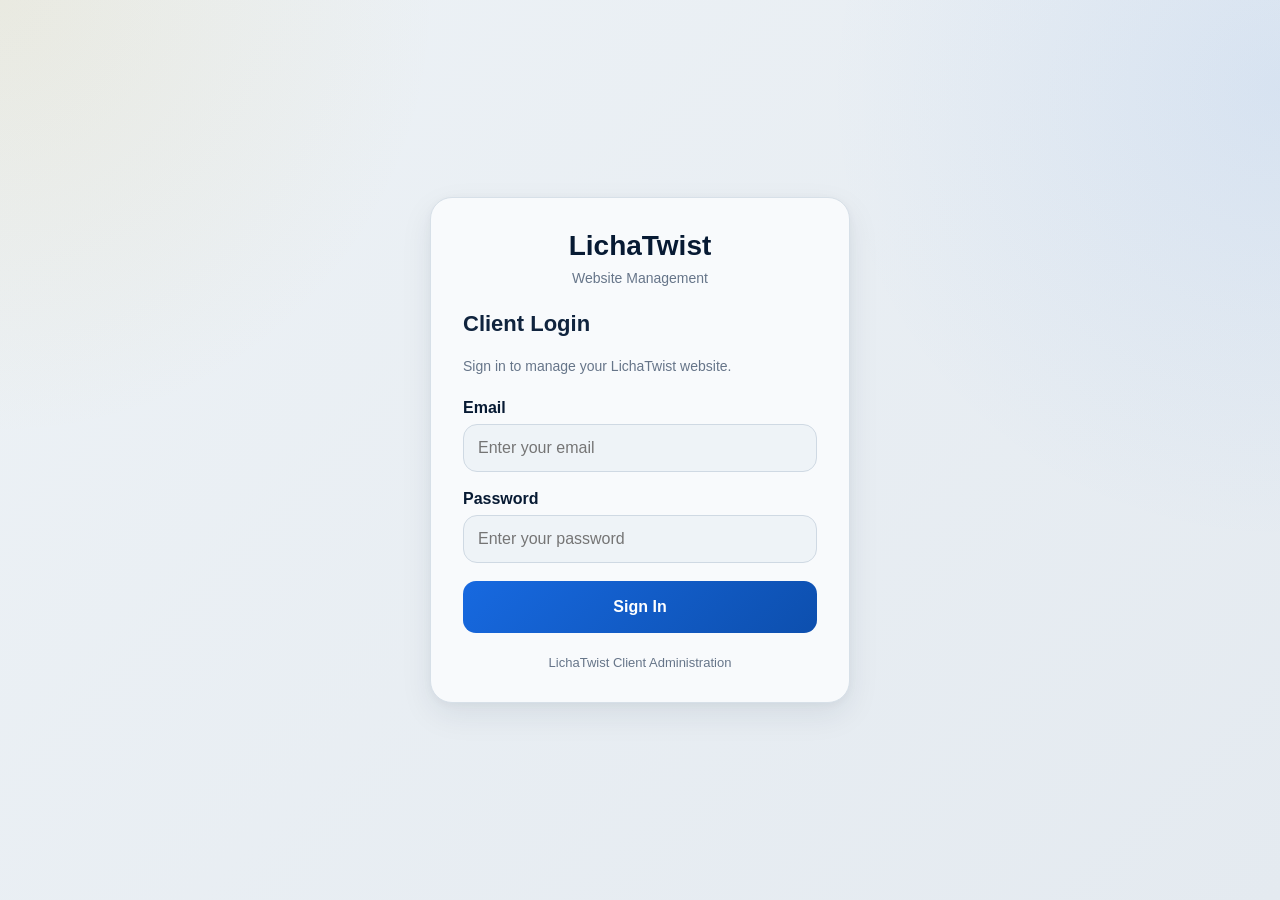
<file: client-login.html>
<!DOCTYPE html>
<html lang="en">

<head>

  <meta charset="UTF-8">

  <meta
    name="viewport"
    content="width=device-width, initial-scale=1"
  >

  <title>LichaTwist Client Login</title>


  <style>

    * {
      box-sizing: border-box;
    }


    body {

      margin: 0;

      min-height: 100vh;

      display: flex;

      justify-content: center;

      align-items: center;

      padding: 20px;

      font-family:
        Arial,
        sans-serif;

      background:
        radial-gradient(
          circle at 0% 0%,
          rgba(201,162,39,.10),
          transparent 28%
        ),
        radial-gradient(
          circle at 100% 10%,
          rgba(23,105,224,.08),
          transparent 30%
        ),
        linear-gradient(
          135deg,
          #edf2f6 0%,
          #e4eaf0 100%
        );

      color:
        #16263a;
    }


    .login-box {

      width:
        min(100%, 420px);

      background:
        #f8fafc;

      padding:
        32px;

      border-radius:
        22px;

      border:
        1px solid #d7e0e8;

      box-shadow:
        0 12px 32px
        rgba(16,36,62,.08),
        0 2px 8px
        rgba(16,36,62,.04);
    }


    .logo-area {

      text-align:
        center;

      margin-bottom:
        25px;
    }


    .logo-area h1 {

      margin:
        0;

      color:
        #071a33;

      font-size:
        28px;
    }


    .logo-area p {

      margin-top:
        8px;

      color:
        #667589;

      font-size:
        14px;
    }


    h2 {

      margin-top:
        0;

      color:
        #10243e;

      font-size:
        22px;
    }


    .description {

      color:
        #667589;

      line-height:
        1.5;

      font-size:
        14px;

      margin-bottom:
        22px;
    }


    .field {

      margin-bottom:
        18px;
    }


    label {

      display:
        block;

      margin-bottom:
        7px;

      color:
        #071a33;

      font-weight:
        700;
    }


    input {

      width:
        100%;

      padding:
        14px;

      font-size:
        16px;

      border:
        1.5px solid #cfd9e3;

      border-radius:
        14px;

      background:
        #eef3f7;

      color:
        #16263a;
    }


    input:focus {

      outline:
        none;

      background:
        #ffffff;

      border-color:
        #1769e0;

      box-shadow:
        0 0 0 4px
        rgba(23,105,224,.10);
    }


    button {

      width:
        100%;

      min-height:
        52px;

      border:
        none;

      border-radius:
        13px;

      background:
        linear-gradient(
          135deg,
          #1769e0,
          #0d4fae
        );

      color:
        white;

      font-size:
        16px;

      font-weight:
        700;

      cursor:
        pointer;
    }


    button:disabled {

      opacity:
        .65;

      cursor:
        wait;
    }


    #message {

      display:
        none;

      margin-top:
        18px;

      padding:
        13px;

      border-radius:
        12px;

      line-height:
        1.5;

      word-break:
        break-word;
    }


    .success {

      background:
        #ecfdf5;

      color:
        #065f46;

      border:
        1px solid #a9dfcc;
    }


    .error {

      background:
        #fef2f2;

      color:
        #991b1b;

      border:
        1px solid #fecaca;
    }


    .info {

      background:
        #eff6ff;

      color:
        #1e40af;

      border:
        1px solid #bfdbfe;
    }


    #changePasswordBox {

      display:
        none;

      margin-top:
        20px;
    }


    .footer {

      margin-top:
        22px;

      text-align:
        center;

      font-size:
        13px;

      color:
        #667589;
    }

  </style>

</head>


<body>


<div class="login-box">


  <div class="logo-area">

    <h1>
      LichaTwist
    </h1>

    <p>
      Website Management
    </p>

  </div>


  <div id="loginSection">

    <h2>
      Client Login
    </h2>


    <p class="description">

      Sign in to manage your
      LichaTwist website.

    </p>


    <form id="clientLoginForm">


      <div class="field">

        <label for="clientEmail">
          Email
        </label>

        <input
          id="clientEmail"
          type="email"
          autocomplete="username"
          placeholder="Enter your email"
          required
        >

      </div>


      <div class="field">

        <label for="clientPassword">
          Password
        </label>

        <input
          id="clientPassword"
          type="password"
          autocomplete="current-password"
          placeholder="Enter your password"
          required
        >

      </div>


      <button
        id="loginButton"
        type="submit"
      >
        Sign In
      </button>


    </form>

  </div>


  <!-- =====================================
       CHANGE PASSWORD
  ====================================== -->

  <div
    id="changePasswordBox"
  >

    <h2>
      Create Your Password
    </h2>


    <p class="description">

      Your temporary password can only be
      used for initial access. Please create
      your own private password to continue.

    </p>


    <div class="field">

      <label for="currentClientPassword">
        Temporary Password
      </label>

      <input
        id="currentClientPassword"
        type="password"
        autocomplete="current-password"
        placeholder="Enter your temporary password"
      >

    </div>


    <div class="field">

      <label for="newClientPassword">
        New Password
      </label>

      <input
        id="newClientPassword"
        type="password"
        autocomplete="new-password"
        placeholder="Minimum 8 characters"
      >

    </div>


    <div class="field">

      <label for="confirmClientPassword">
        Confirm New Password
      </label>

      <input
        id="confirmClientPassword"
        type="password"
        autocomplete="new-password"
        placeholder="Enter the new password again"
      >

    </div>


    <button
      id="changePasswordButton"
      type="button"
    >
      Set New Password
    </button>

  </div>


  <div
    id="message"
  ></div>


  <div class="footer">

    LichaTwist Client Administration

  </div>


</div>


<script>


/* =====================================
   ELEMENTS
===================================== */

const form =
  document.getElementById(
    "clientLoginForm"
  );


const emailInput =
  document.getElementById(
    "clientEmail"
  );


const passwordInput =
  document.getElementById(
    "clientPassword"
  );


const loginButton =
  document.getElementById(
    "loginButton"
  );


const loginSection =
  document.getElementById(
    "loginSection"
  );


const message =
  document.getElementById(
    "message"
  );


const changePasswordBox =
  document.getElementById(
    "changePasswordBox"
  );


const currentClientPassword =
  document.getElementById(
    "currentClientPassword"
  );


const newClientPassword =
  document.getElementById(
    "newClientPassword"
  );


const confirmClientPassword =
  document.getElementById(
    "confirmClientPassword"
  );


const changePasswordButton =
  document.getElementById(
    "changePasswordButton"
  );


/* =====================================
   MESSAGE
===================================== */

function showMessage(
  text,
  type
) {

  message.style.display =
    "block";

  message.className =
    type;

  message.textContent =
    text;

}


/* =====================================
   CHANGE CLIENT PASSWORD
===================================== */

async function changeClientPassword() {

  const currentPassword =
    currentClientPassword.value;


  const newPassword =
    newClientPassword.value;


  const confirmPassword =
    confirmClientPassword.value;


  if (!currentPassword) {

    showMessage(
      "Please enter your temporary password.",
      "error"
    );

    return;

  }


  if (!newPassword) {

    showMessage(
      "Please enter your new password.",
      "error"
    );

    return;

  }


  if (
    newPassword.length <
    8
  ) {

    showMessage(
      "New password must be at least 8 characters.",
      "error"
    );

    return;

  }


  if (
    newPassword !==
    confirmPassword
  ) {

    showMessage(
      "The new passwords do not match.",
      "error"
    );

    return;

  }


  changePasswordButton.disabled =
    true;


  changePasswordButton.textContent =
    "Saving...";


  showMessage(
    "Changing your password...",
    "info"
  );


  try {

    const response =
      await fetch(
        "/api/client-change-password",
        {
          method:
            "POST",

          credentials:
            "include",

          headers: {

            "Content-Type":
              "application/json"

          },

          body:
            JSON.stringify({

              currentPassword:
                currentPassword,

              newPassword:
                newPassword

            })
        }
      );


    const data =
      await response.json();


    if (
      !response.ok ||
      !data.success
    ) {

      showMessage(
        data.message ||
        "Unable to change password.",
        "error"
      );

      return;

    }


    showMessage(
      "✓ Password changed successfully. Your temporary password is no longer required.",
      "success"
    );


    changePasswordBox.style.display =
      "none";


    currentClientPassword.value =
      "";


    newClientPassword.value =
      "";


    confirmClientPassword.value =
      "";


    /*
     * Password has changed.
     *
     * The existing authenticated
     * client session remains valid.
     *
     * Redirect directly to dashboard.
     */

    setTimeout(
      function() {

        window.location.href =
          "/client-dashboard.html";

      },
      1200
    );


  } catch {

    showMessage(
      "Unable to connect to the password service.",
      "error"
    );

  } finally {

    changePasswordButton.disabled =
      false;

    changePasswordButton.textContent =
      "Set New Password";

  }

}


changePasswordButton.addEventListener(
  "click",
  changeClientPassword
);


/* =====================================
   CLIENT LOGIN
===================================== */

form.addEventListener(
  "submit",
  async function(event) {

    event.preventDefault();


    const email =
      emailInput.value
        .trim()
        .toLowerCase();


    const password =
      passwordInput.value;


    if (!email) {

      showMessage(
        "Please enter your email.",
        "error"
      );

      return;

    }


    if (!password) {

      showMessage(
        "Please enter your password.",
        "error"
      );

      return;

    }


    loginButton.disabled =
      true;


    loginButton.textContent =
      "Signing in...";


    showMessage(
      "Checking your login...",
      "info"
    );


    try {

      const response =
        await fetch(
          "/api/client-login",
          {
            method:
              "POST",

            credentials:
              "include",

            headers: {

              "Content-Type":
                "application/json"

            },

            body:
              JSON.stringify({

                email:
                  email,

                password:
                  password

              })
          }
        );


      const data =
        await response.json();


      if (
        !response.ok ||
        !data.success
      ) {

        showMessage(
          data.message ||
          "Invalid email or password.",
          "error"
        );

        return;

      }


      /* =================================
         TEMPORARY PASSWORD
      ================================= */

      if (
        data.mustChangePassword
      ) {

        showMessage(
          "✓ Client login successful. Please create your private password.",
          "success"
        );


        changePasswordBox.style.display =
          "block";


        currentClientPassword.value =
          password;


        loginSection.style.display =
          "none";


        return;

      }


      /* =================================
         NORMAL CLIENT LOGIN
      ================================= */

      showMessage(
        "✓ Client login successful. Opening dashboard...",
        "success"
      );


      /*
       * IMPORTANT:
       *
       * This was the missing part.
       *
       * The previous login page showed
       * "Client login successful" but did
       * not navigate anywhere.
       *
       * Now the authenticated client is
       * sent to the dashboard.
       */

      setTimeout(
        function() {

          window.location.href =
            "/client-dashboard.html";

        },
        500
      );


    } catch {

      showMessage(
        "Unable to connect to the client login service.",
        "error"
      );

    } finally {

      loginButton.disabled =
        false;

      loginButton.textContent =
        "Sign In";

    }

  }
);


</script>


</body>

</html>
</file>
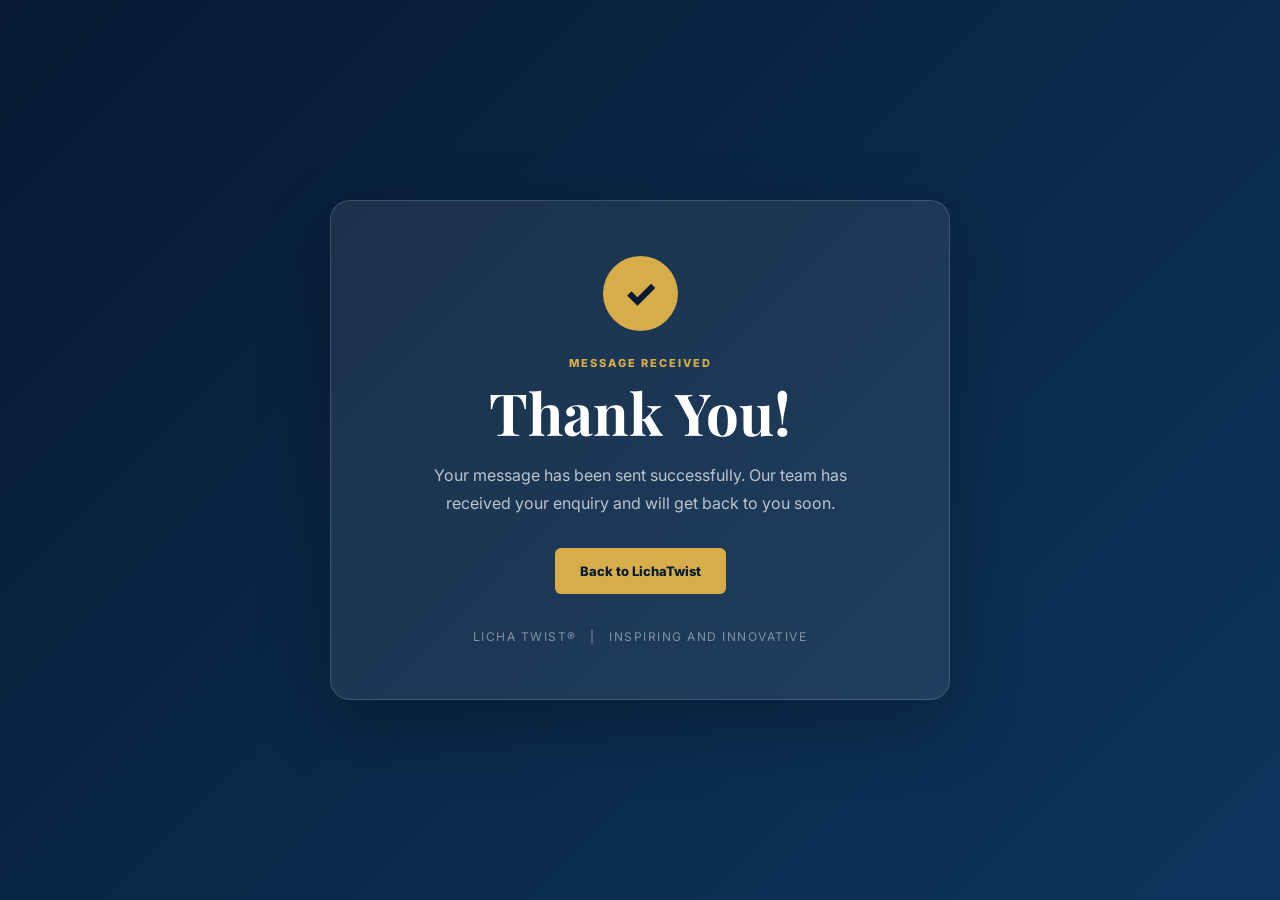
<file: thank-you.html>
<!DOCTYPE html>
<html lang="en">

<head>

    <meta charset="UTF-8">

    <meta
        name="viewport"
        content="width=device-width, initial-scale=1.0">

    <title>Thank You | LichaTwist</title>

    <link
        href="https://fonts.googleapis.com/css2?family=Inter:wght@400;500;600;700;800&family=Playfair+Display:wght@600;700&display=swap"
        rel="stylesheet">

    <style>

        * {
            box-sizing: border-box;
            margin: 0;
            padding: 0;
        }

        body {
            min-height: 100vh;

            display: flex;
            align-items: center;
            justify-content: center;

            padding: 25px;

            font-family: Inter, sans-serif;

            background:
                linear-gradient(
                    135deg,
                    #061a33,
                    #0d355c
                );

            color: #ffffff;
        }

        .thank-you-box {
            width: min(100%, 620px);

            padding: 55px 35px;

            text-align: center;

            background: rgba(255,255,255,.08);

            border: 1px solid rgba(255,255,255,.15);

            border-radius: 20px;

            box-shadow:
                0 25px 70px rgba(0,0,0,.25);
        }

        .check {
            width: 75px;
            height: 75px;

            margin: 0 auto 25px;

            display: flex;
            align-items: center;
            justify-content: center;

            border-radius: 50%;

            background: #d7ad4a;

            color: #061a33;

            font-size: 38px;
            font-weight: 800;
        }

        .small-title {
            color: #d7ad4a;

            font-size: 11px;
            font-weight: 800;

            letter-spacing: 2px;

            margin-bottom: 12px;
        }

        h1 {
            font-family: "Playfair Display", serif;

            font-size: clamp(36px, 7vw, 58px);

            line-height: 1.05;

            margin-bottom: 18px;
        }

        p {
            color: rgba(255,255,255,.7);

            line-height: 1.8;

            max-width: 480px;

            margin: 0 auto 30px;
        }

        .home-button {
            display: inline-block;

            padding: 15px 25px;

            background: #d7ad4a;

            color: #061a33;

            text-decoration: none;

            border-radius: 6px;

            font-weight: 800;

            font-size: 13px;
        }

        .home-button:hover {
            transform: translateY(-2px);
        }

        .brand {
            margin-top: 35px;

            color: rgba(255,255,255,.45);

            font-size: 12px;
            letter-spacing: 1.5px;
        }

    </style>

</head>


<body>

    <div class="thank-you-box">

        <div class="check">
            ✓
        </div>

        <div class="small-title">
            MESSAGE RECEIVED
        </div>

        <h1>
            Thank You!
        </h1>

        <p>
            Your message has been sent successfully.
            Our team has received your enquiry and
            will get back to you soon.
        </p>

        <a
            href="index.html"
            class="home-button">

            Back to LichaTwist

        </a>

        <div class="brand">
            LICHA TWIST® &nbsp; | &nbsp;
            INSPIRING AND INNOVATIVE
        </div>

    </div>

</body>

</html>
</file>
